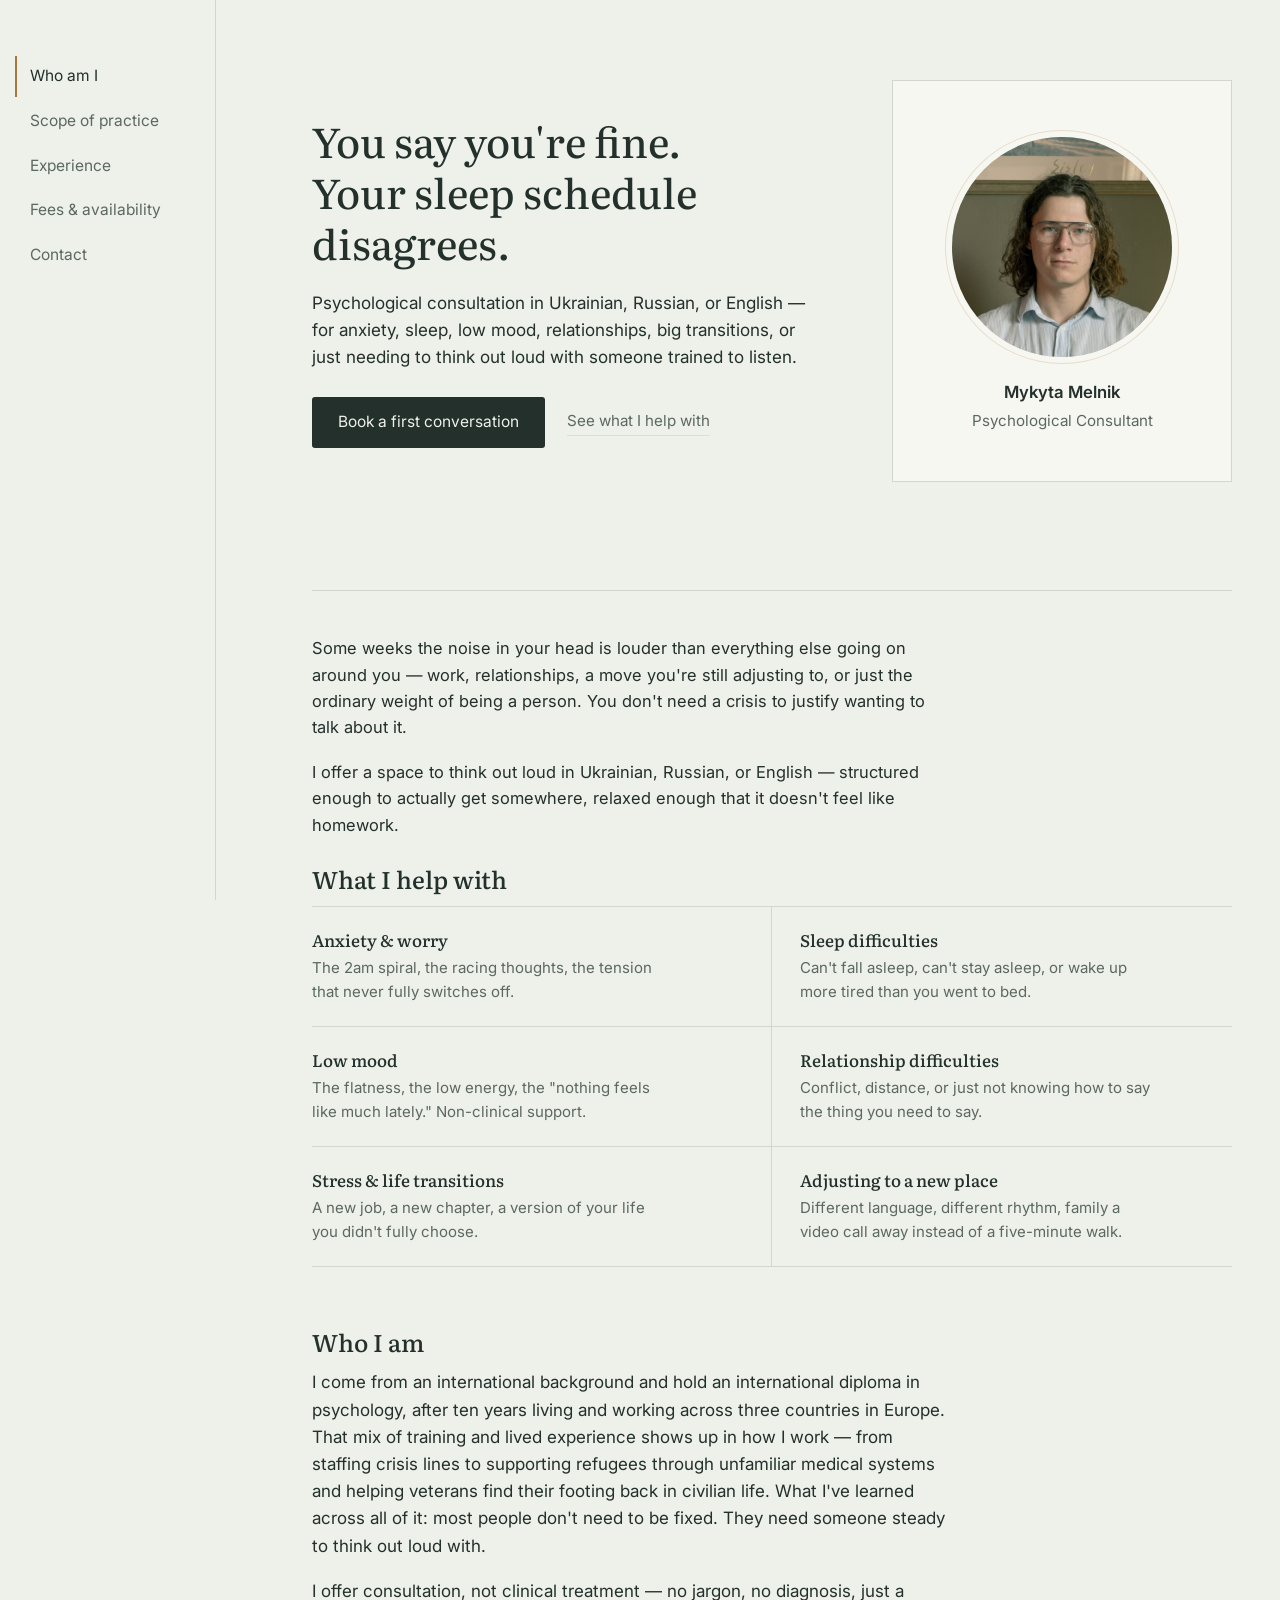
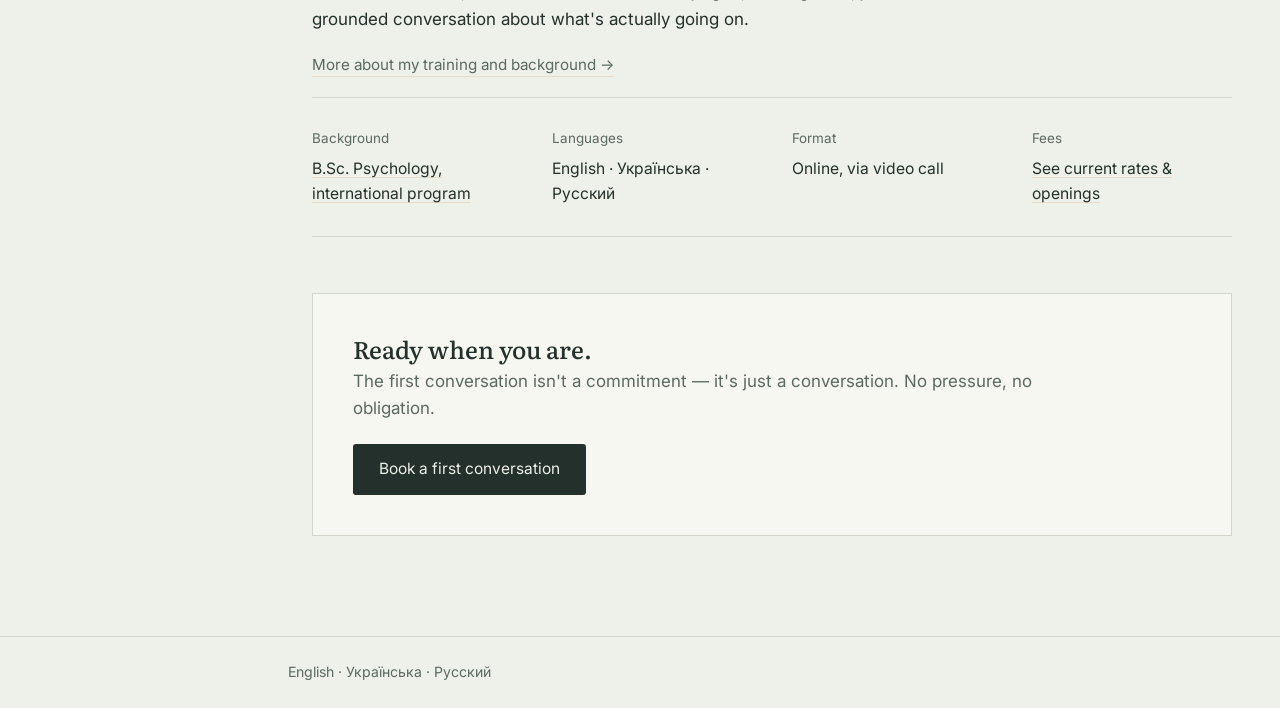
<file: index.html>
<!DOCTYPE html>
<html lang="en">
<head>
<meta charset="UTF-8">
<meta name="viewport" content="width=device-width, initial-scale=1.0">
<title>Mykyta Melnik — Psychological Consultant</title>
<meta name="description" content="Mykyta Melnik, psychological consultant, offering consultation in Ukrainian, Russian, and English for anxiety, sleep difficulties, low mood, relationship challenges, and life transitions.">
<link rel="preconnect" href="https://fonts.googleapis.com">
<link href="https://fonts.googleapis.com/css2?family=Literata:wght@400;500;600&family=Inter:wght@400;500;600&display=swap&subset=cyrillic" rel="stylesheet">
<link rel="stylesheet" href="style.css">
</head>
<body>

<nav class="sidebar" aria-label="Main">
  <a href="index.html" aria-current="page">Who am I</a>
  <a href="scope.html">Scope of practice</a>
  <a href="experience.html">Experience</a>
  <a href="fees-availability.html">Fees &amp; availability</a>
  <a href="contact.html">Contact</a>
</nav>

<main>

  <section class="hero-section">
    <div class="hero-text">
      <h1>You say you're fine. Your sleep schedule disagrees.</h1>
      <p class="lede">Psychological consultation in Ukrainian, Russian, or English — for anxiety, sleep, low mood, relationships, big transitions, or just needing to think out loud with someone trained to listen.</p>
      <div class="hero-cta-row">
        <a class="btn-primary" href="contact.html">Book a first conversation</a>
        <a class="link-quiet" href="scope.html">See what I help with</a>
      </div>
    </div>
    <div class="hero-visual">
      <img class="portrait" src="IMG_1262.jpeg" width="440" height="440" alt="Portrait of Mykyta Melnik" fetchpriority="high">
      <p class="visual-caption"><strong>Mykyta Melnik</strong>Psychological Consultant</p>
    </div>
  </section>

  <hr class="rule">

  <section class="bridge prose">
    <p>Some weeks the noise in your head is louder than everything else going on around you — work, relationships, a move you're still adjusting to, or just the ordinary weight of being a person. You don't need a crisis to justify wanting to talk about it.</p>
    <p>I offer a space to think out loud in Ukrainian, Russian, or English — structured enough to actually get somewhere, relaxed enough that it doesn't feel like homework.</p>
  </section>

  <h2>What I help with</h2>
  <div class="specialty-grid">
    <div class="specialty-item">
      <h3>Anxiety &amp; worry</h3>
      <p>The 2am spiral, the racing thoughts, the tension that never fully switches off.</p>
    </div>
    <div class="specialty-item">
      <h3>Sleep difficulties</h3>
      <p>Can't fall asleep, can't stay asleep, or wake up more tired than you went to bed.</p>
    </div>
    <div class="specialty-item">
      <h3>Low mood</h3>
      <p>The flatness, the low energy, the "nothing feels like much lately." Non-clinical support.</p>
    </div>
    <div class="specialty-item">
      <h3>Relationship difficulties</h3>
      <p>Conflict, distance, or just not knowing how to say the thing you need to say.</p>
    </div>
    <div class="specialty-item">
      <h3>Stress &amp; life transitions</h3>
      <p>A new job, a new chapter, a version of your life you didn't fully choose.</p>
    </div>
    <div class="specialty-item">
      <h3>Adjusting to a new place</h3>
      <p>Different language, different rhythm, family a video call away instead of a five-minute walk.</p>
    </div>
  </div>

  <section class="prose">
    <h2>Who I am</h2>
    <p>I come from an international background and hold an international diploma in psychology, after ten years living and working across three countries in Europe. That mix of training and lived experience shows up in how I work — from staffing crisis lines to supporting refugees through unfamiliar medical systems and helping veterans find their footing back in civilian life. What I've learned across all of it: most people don't need to be fixed. They need someone steady to think out loud with.</p>
    <p>I offer consultation, not clinical treatment — no jargon, no diagnosis, just a grounded conversation about what's actually going on.</p>
    <p><a class="link-quiet" href="experience.html">More about my training and background &rarr;</a></p>
  </section>

  <div class="facts-strip">
    <div class="fact">
      <div class="fact-label">Background</div>
      <div class="fact-value"><a href="experience.html">B.Sc. Psychology, international program</a></div>
    </div>
    <div class="fact">
      <div class="fact-label">Languages</div>
      <div class="fact-value">English &middot; Українська &middot; Русский</div>
    </div>
    <div class="fact">
      <div class="fact-label">Format</div>
      <div class="fact-value">Online, via video call</div>
    </div>
    <div class="fact">
      <div class="fact-label">Fees</div>
      <div class="fact-value"><a href="fees-availability.html">See current rates &amp; openings</a></div>
    </div>
  </div>

  <div class="cta-banner">
    <div>
      <h2>Ready when you are.</h2>
      <p>The first conversation isn't a commitment — it's just a conversation. No pressure, no obligation.</p>
    </div>
    <a class="btn-primary" href="contact.html">Book a first conversation</a>
  </div>

</main>

<footer class="site">
  <div class="wrap">
    <span>English &middot; Українська &middot; Русский</span>
  </div>
</footer>

</body>
</html>
</file>
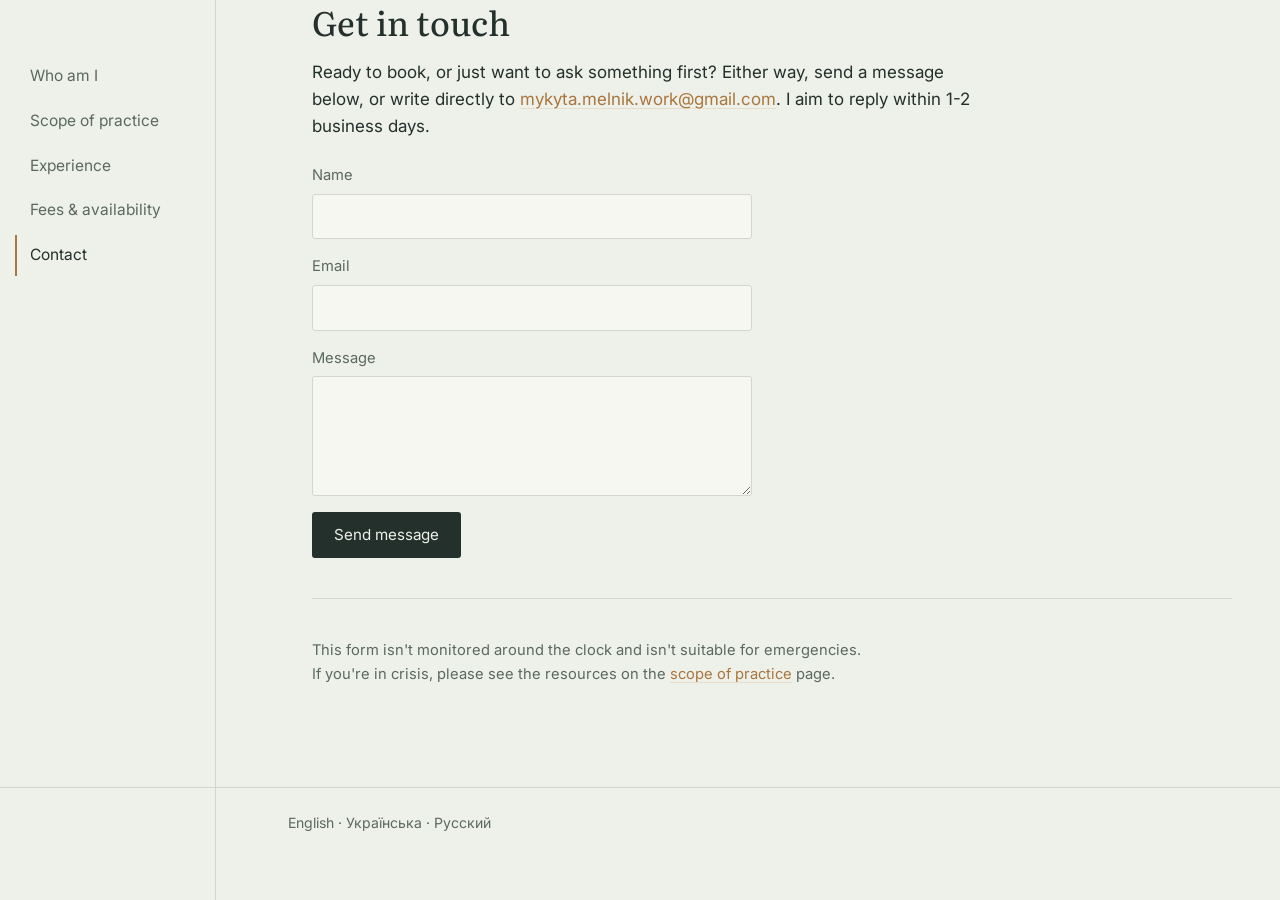
<file: contact.html>
<!DOCTYPE html>
<html lang="en">
<head>
<meta charset="UTF-8">
<meta name="viewport" content="width=device-width, initial-scale=1.0">
<title>Contact — Mykyta Melnik</title>
<link rel="preconnect" href="https://fonts.googleapis.com">
<link href="https://fonts.googleapis.com/css2?family=Literata:wght@400;500;600&family=Inter:wght@400;500;600&display=swap&subset=cyrillic" rel="stylesheet">
<link rel="stylesheet" href="style.css">
</head>
<body>

<nav class="sidebar" aria-label="Main">
  <a href="index.html">Who am I</a>
  <a href="scope.html">Scope of practice</a>
  <a href="experience.html">Experience</a>
  <a href="fees-availability.html">Fees &amp; availability</a>
  <a href="contact.html" aria-current="page">Contact</a>
</nav>

<main>

  <h1>Get in touch</h1>
  <p>Ready to book, or just want to ask something first? Either way, send a message below, or write directly to <a href="mailto:mykyta.melnik.work@gmail.com">mykyta.melnik.work@gmail.com</a>. I aim to reply within 1-2 business days.</p>

  <!--
    SETUP: replace YOUR_FORM_ID below with your real Formspree form ID.
    1. Create a free account at https://formspree.io
    2. Create a new form, get an ID like "abcd1234"
    3. Replace the form action URL below with https://formspree.io/f/abcd1234
  -->
  <form class="contact-form" action="https://formspree.io/f/YOUR_FORM_ID" method="POST">
    <label>
      Name
      <input type="text" name="name" required>
    </label>
    <label>
      Email
      <input type="email" name="_replyto" required>
    </label>
    <label>
      Message
      <textarea name="message" required></textarea>
    </label>
    <button class="submit" type="submit">Send message</button>
  </form>

  <hr class="rule">

  <p style="color: var(--ink-muted); font-size: 0.92rem;">This form isn't monitored around the clock and isn't suitable for emergencies. If you're in crisis, please see the resources on the <a href="scope.html">scope of practice</a> page.</p>

</main>

<footer class="site">
  <div class="wrap">
    <span>English &middot; Українська &middot; Русский</span>
  </div>
</footer>

</body>
</html>
</file>
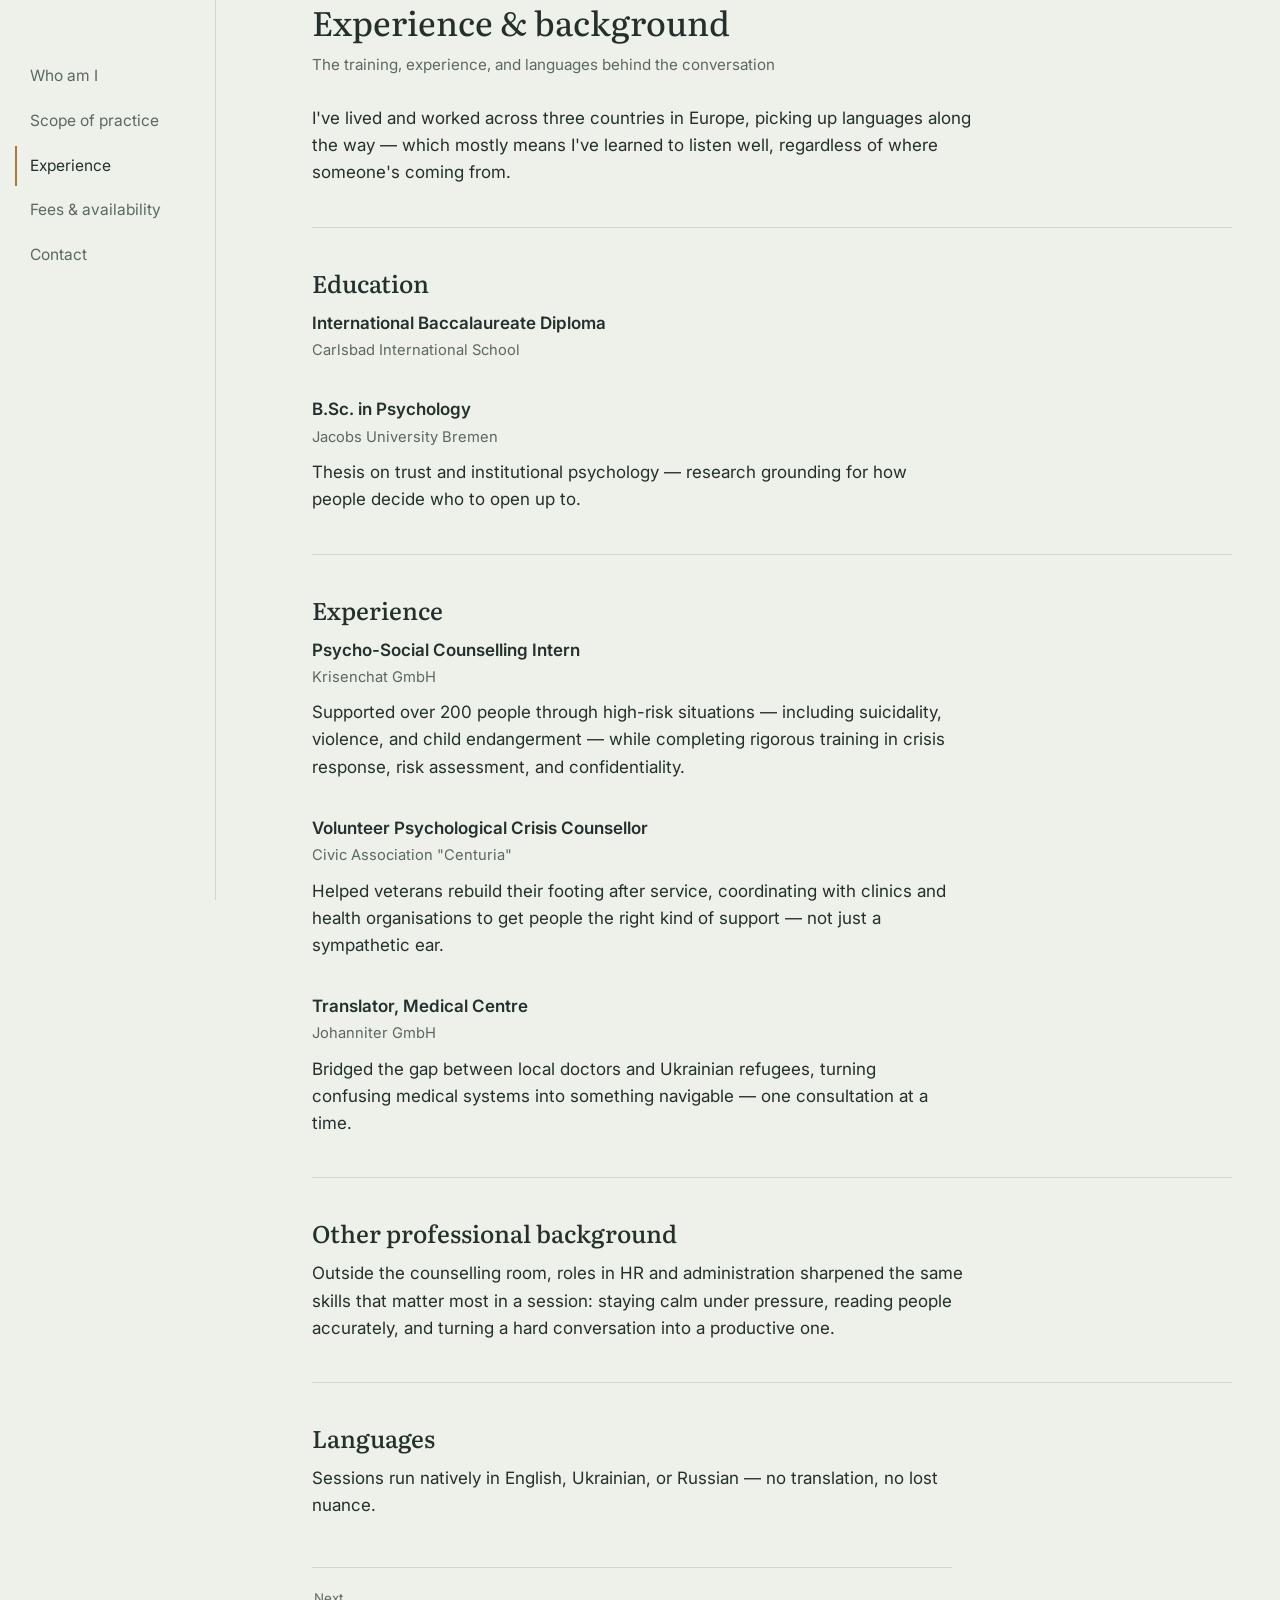
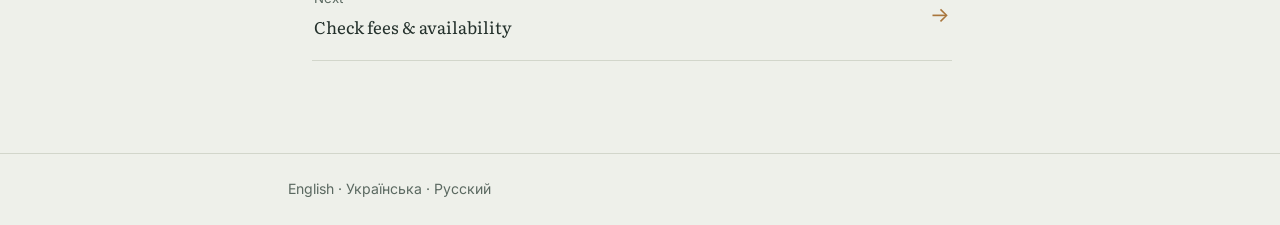
<file: experience.html>
<!DOCTYPE html>
<html lang="en">
<head>
<meta charset="UTF-8">
<meta name="viewport" content="width=device-width, initial-scale=1.0">
<title>Experience — Mykyta Melnik</title>
<link rel="preconnect" href="https://fonts.googleapis.com">
<link href="https://fonts.googleapis.com/css2?family=Literata:wght@400;500;600&family=Inter:wght@400;500;600&display=swap&subset=cyrillic" rel="stylesheet">
<link rel="stylesheet" href="style.css">
</head>
<body>

<nav class="sidebar" aria-label="Main">
  <a href="index.html">Who am I</a>
  <a href="scope.html">Scope of practice</a>
  <a href="experience.html" aria-current="page">Experience</a>
  <a href="fees-availability.html">Fees &amp; availability</a>
  <a href="contact.html">Contact</a>
</nav>

<main>

  <h1>Experience &amp; background</h1>
  <p class="location-line">The training, experience, and languages behind the conversation</p>

  <p>I've lived and worked across three countries in Europe, picking up languages along the way — which mostly means I've learned to listen well, regardless of where someone's coming from.</p>

  <hr class="rule">

  <h2>Education</h2>
  <div class="entry">
    <div class="role">International Baccalaureate Diploma</div>
    <div class="org-dates">Carlsbad International School</div>
  </div>
  <div class="entry">
    <div class="role">B.Sc. in Psychology</div>
    <div class="org-dates">Jacobs University Bremen</div>
    <p>Thesis on trust and institutional psychology — research grounding for how people decide who to open up to.</p>
  </div>

  <hr class="rule">

  <h2>Experience</h2>

  <div class="entry">
    <div class="role">Psycho-Social Counselling Intern</div>
    <div class="org-dates">Krisenchat GmbH</div>
    <p>Supported over 200 people through high-risk situations — including suicidality, violence, and child endangerment — while completing rigorous training in crisis response, risk assessment, and confidentiality.</p>
  </div>

  <div class="entry">
    <div class="role">Volunteer Psychological Crisis Counsellor</div>
    <div class="org-dates">Civic Association "Centuria"</div>
    <p>Helped veterans rebuild their footing after service, coordinating with clinics and health organisations to get people the right kind of support — not just a sympathetic ear.</p>
  </div>

  <div class="entry">
    <div class="role">Translator, Medical Centre</div>
    <div class="org-dates">Johanniter GmbH</div>
    <p>Bridged the gap between local doctors and Ukrainian refugees, turning confusing medical systems into something navigable — one consultation at a time.</p>
  </div>

  <hr class="rule">

  <h2>Other professional background</h2>
  <p>Outside the counselling room, roles in HR and administration sharpened the same skills that matter most in a session: staying calm under pressure, reading people accurately, and turning a hard conversation into a productive one.</p>

  <hr class="rule">

  <h2>Languages</h2>
  <p>Sessions run natively in English, Ukrainian, or Russian — no translation, no lost nuance.</p>

  <a class="next-step" href="fees-availability.html">
    <span class="next-copy">
      <span class="next-label">Next</span>
      <span class="next-title">Check fees &amp; availability</span>
    </span>
    <span class="next-arrow">&rarr;</span>
  </a>

</main>

<footer class="site">
  <div class="wrap">
    <span>English &middot; Українська &middot; Русский</span>
  </div>
</footer>

</body>
</html>
</file>
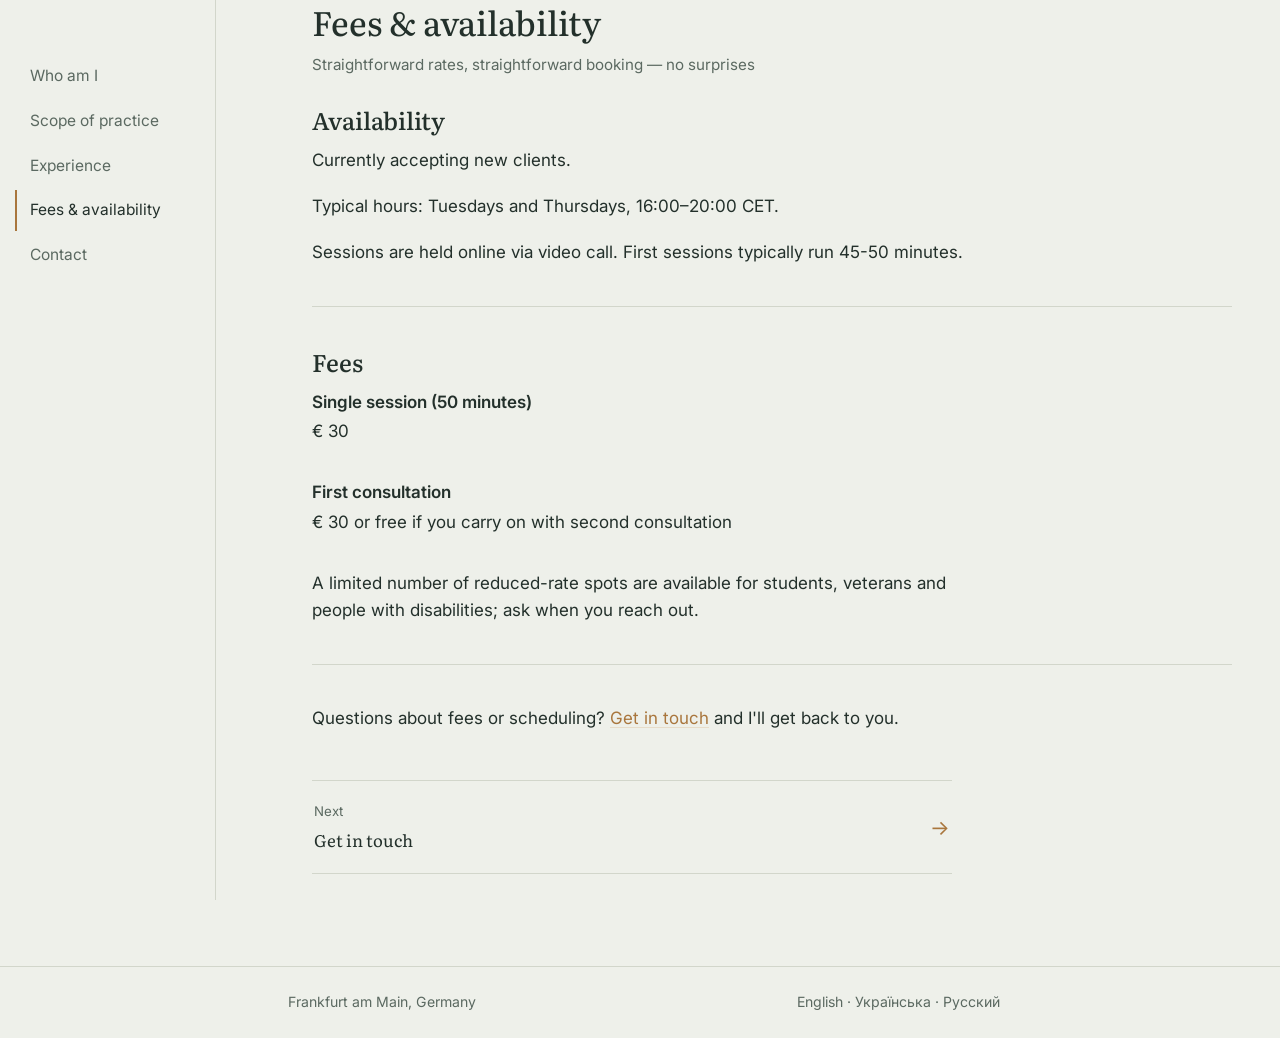
<file: fees-availability.html>
<!DOCTYPE html>
<html lang="en">
<head>
<meta charset="UTF-8">
<meta name="viewport" content="width=device-width, initial-scale=1.0">
<title>Fees & Availability — Mykyta Melnik</title>
<link rel="preconnect" href="https://fonts.googleapis.com">
<link href="https://fonts.googleapis.com/css2?family=Literata:wght@400;500;600&family=Inter:wght@400;500;600&display=swap&subset=cyrillic" rel="stylesheet">
<link rel="stylesheet" href="style.css">
</head>
<body>

<nav class="sidebar" aria-label="Main">
  <a href="index.html">Who am I</a>
  <a href="scope.html">Scope of practice</a>
  <a href="experience.html">Experience</a>
  <a href="fees-availability.html" aria-current="page">Fees &amp; availability</a>
  <a href="contact.html">Contact</a>
</nav>

<main>

  <h1>Fees &amp; availability</h1>
  <p class="location-line">Straightforward rates, straightforward booking — no surprises</p>

  <!-- EDIT ME: replace the bracketed placeholders below with your real details -->

  <h2>Availability</h2>
  <p>Currently accepting new clients.</p>
  <p>Typical hours: Tuesdays and Thursdays, 16:00–20:00 CET.</p>
  <p>Sessions are held online via video call. First sessions typically run 45-50 minutes.</p>

  <hr class="rule">

  <h2>Fees</h2>
  <div class="entry">
    <div class="role">Single session (50 minutes)</div>
    <p>€ 30</p>
  </div>
  <div class="entry">
    <div class="role">First consultation</div>
    <p>€ 30 or free if you carry on with second consultation</p>
  </div>
  <p>A limited number of reduced-rate spots are available for students, veterans and people with disabilities; ask when you reach out.</p>

  <hr class="rule">

  <p>Questions about fees or scheduling? <a href="contact.html">Get in touch</a> and I'll get back to you.</p>

  <a class="next-step" href="contact.html">
    <span class="next-copy">
      <span class="next-label">Next</span>
      <span class="next-title">Get in touch</span>
    </span>
    <span class="next-arrow">&rarr;</span>
  </a>

</main>

<footer class="site">
  <div class="wrap">
    <span>Frankfurt am Main, Germany</span>
    <span>English &middot; Українська &middot; Русский</span>
  </div>
</footer>

</body>
</html>
</file>
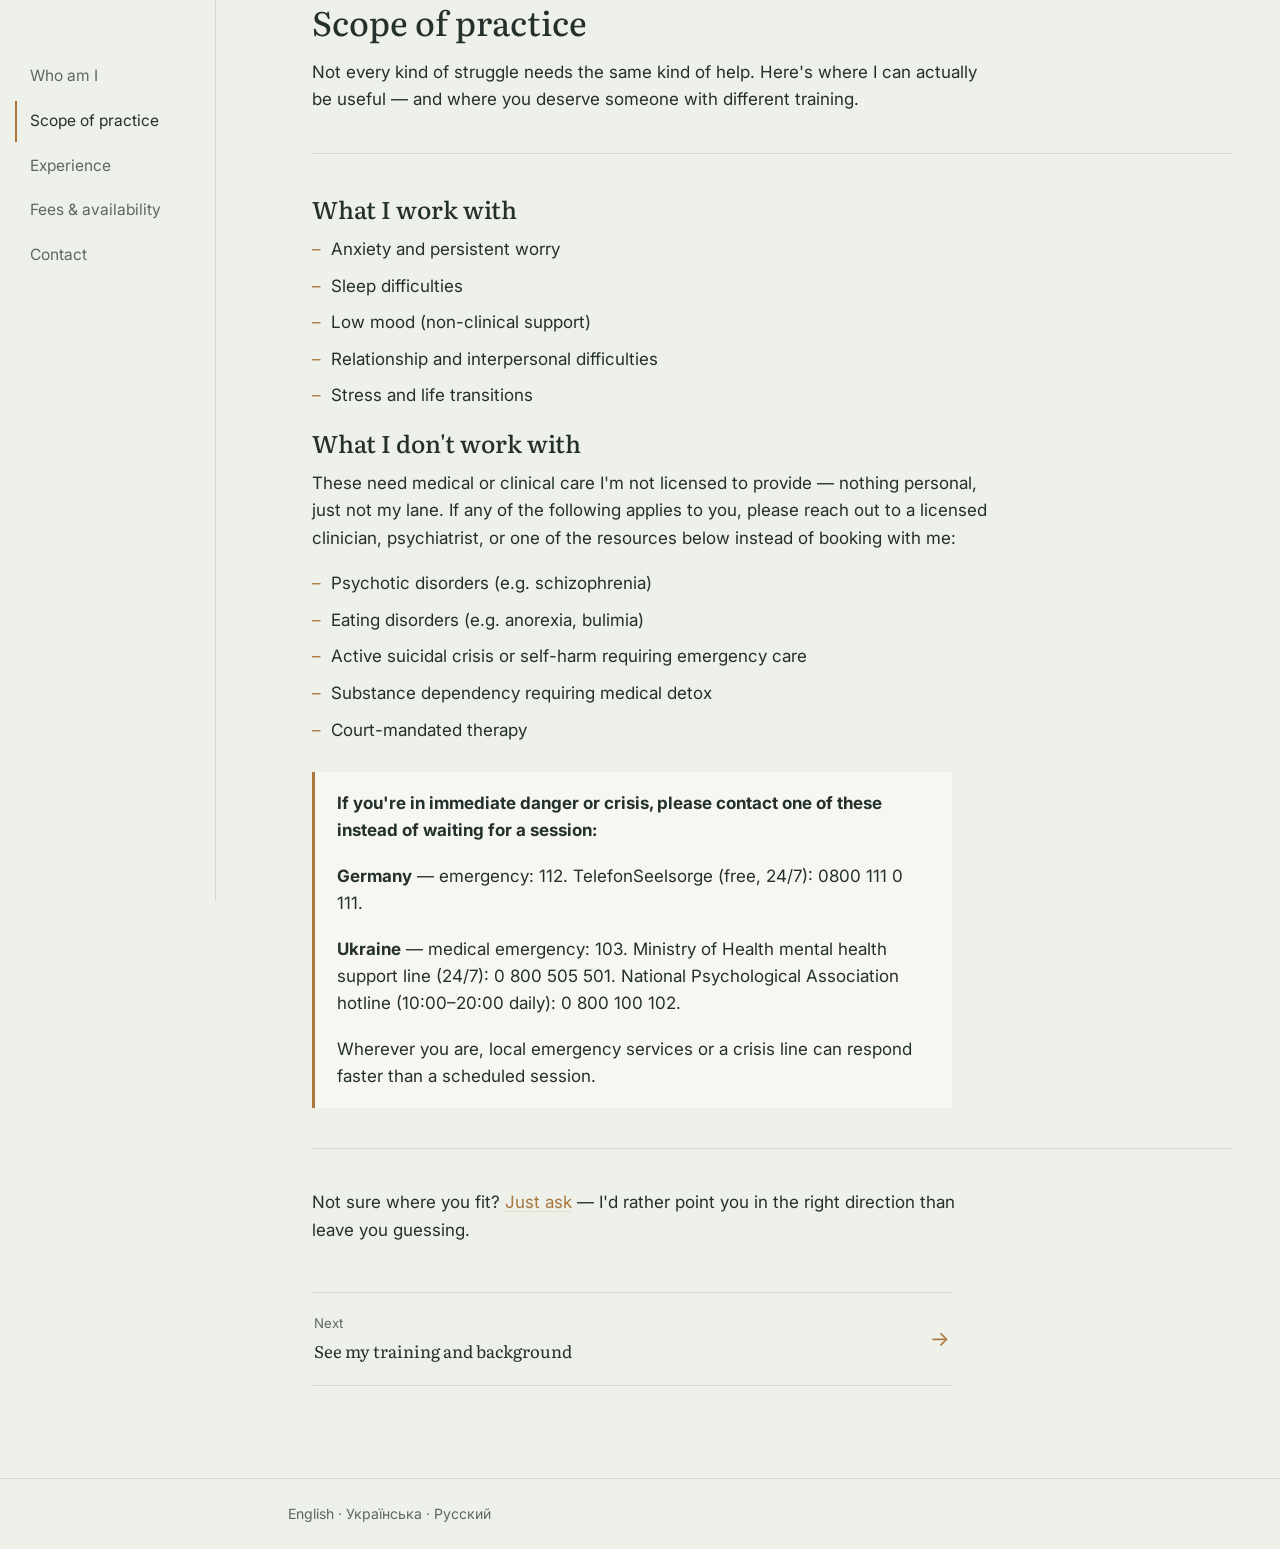
<file: scope.html>
<!DOCTYPE html>
<html lang="en">
<head>
<meta charset="UTF-8">
<meta name="viewport" content="width=device-width, initial-scale=1.0">
<title>Scope of practice — Mykyta Melnik</title>
<link rel="preconnect" href="https://fonts.googleapis.com">
<link href="https://fonts.googleapis.com/css2?family=Literata:wght@400;500;600&family=Inter:wght@400;500;600&display=swap&subset=cyrillic" rel="stylesheet">
<link rel="stylesheet" href="style.css">
</head>
<body>

<nav class="sidebar" aria-label="Main">
  <a href="index.html">Who am I</a>
  <a href="scope.html" aria-current="page">Scope of practice</a>
  <a href="experience.html">Experience</a>
  <a href="fees-availability.html">Fees &amp; availability</a>
  <a href="contact.html">Contact</a>
</nav>

<main>

  <h1>Scope of practice</h1>
  <p>Not every kind of struggle needs the same kind of help. Here's where I can actually be useful — and where you deserve someone with different training.</p>

  <hr class="rule">

  <h2>What I work with</h2>
  <ul class="plain">
    <li>Anxiety and persistent worry</li>
    <li>Sleep difficulties</li>
    <li>Low mood (non-clinical support)</li>
    <li>Relationship and interpersonal difficulties</li>
    <li>Stress and life transitions</li>
  </ul>

  <h2>What I don't work with</h2>
  <p>These need medical or clinical care I'm not licensed to provide — nothing personal, just not my lane. If any of the following applies to you, please reach out to a licensed clinician, psychiatrist, or one of the resources below instead of booking with me:</p>
  <ul class="plain">
    <li>Psychotic disorders (e.g. schizophrenia)</li>
    <li>Eating disorders (e.g. anorexia, bulimia)</li>
    <li>Active suicidal crisis or self-harm requiring emergency care</li>
    <li>Substance dependency requiring medical detox</li>
    <li>Court-mandated therapy</li>
  </ul>

  <div class="note-box">
    <p><strong>If you're in immediate danger or crisis, please contact one of these instead of waiting for a session:</strong></p>
    <p><strong>Germany</strong> — emergency: 112. TelefonSeelsorge (free, 24/7): 0800 111 0 111.</p>
    <p><strong>Ukraine</strong> — medical emergency: 103. Ministry of Health mental health support line (24/7): 0 800 505 501. National Psychological Association hotline (10:00–20:00 daily): 0 800 100 102.</p>
    <p>Wherever you are, local emergency services or a crisis line can respond faster than a scheduled session.</p>
  </div>

  <hr class="rule">

  <p>Not sure where you fit? <a href="contact.html">Just ask</a> — I'd rather point you in the right direction than leave you guessing.</p>

  <a class="next-step" href="experience.html">
    <span class="next-copy">
      <span class="next-label">Next</span>
      <span class="next-title">See my training and background</span>
    </span>
    <span class="next-arrow">&rarr;</span>
  </a>

</main>

<footer class="site">
  <div class="wrap">
    <span>English &middot; Українська &middot; Русский</span>
  </div>
</footer>

</body>
</html>
</file>
<file: style.css>
:root {
  --bg: #EEF0EA;
  --surface: #F7F7F2;
  --ink: #23302B;
  --ink-muted: #5B6961;
  --accent: #A9763D;
  --accent-soft: #E7DCC9;
  --rule: #D2D6CB;
  --max: 680px;
}

* { box-sizing: border-box; }

html { scroll-behavior: smooth; }

@media (prefers-reduced-motion: reduce) {
  html { scroll-behavior: auto; }
  * { animation: none !important; transition: none !important; }
}

body {
  margin: 0;
  background: var(--bg);
  color: var(--ink);
  font-family: 'Inter', -apple-system, BlinkMacSystemFont, sans-serif;
  font-size: 17px;
  line-height: 1.6;
  -webkit-font-smoothing: antialiased;
}

h1, h2, h3 {
  font-family: 'Literata', Georgia, serif;
  font-weight: 500;
  line-height: 1.25;
  margin: 0 0 0.5em;
  color: var(--ink);
}

h1 { font-size: 2.1rem; font-weight: 460; }
h2 { font-size: 1.5rem; }
h3 { font-size: 1.15rem; }

p { margin: 0 0 1.1em; max-width: 62ch; }

a {
  color: var(--accent);
  text-decoration: underline;
  text-decoration-color: var(--accent-soft);
  text-underline-offset: 3px;
}
a:hover { text-decoration-color: var(--accent); }

a:focus-visible, button:focus-visible, input:focus-visible, textarea:focus-visible {
  outline: 2px solid var(--accent);
  outline-offset: 3px;
}

.wrap {
  max-width: var(--max);
  margin: 0 auto;
  padding: 0 24px;
}

/* ---------- Sidebar navigation ---------- */

.sidebar {
  position: fixed;
  top: 0;
  left: 0;
  bottom: 0;
  width: 216px;
  padding: 56px 28px;
  border-right: 1px solid var(--rule);
  display: flex;
  flex-direction: column;
  gap: 4px;
  animation: sidebar-in 0.5s ease-out;
}

@keyframes sidebar-in {
  from { opacity: 0; transform: translateX(-6px); }
  to { opacity: 1; transform: translateX(0); }
}

.sidebar a {
  color: var(--ink-muted);
  text-decoration: none;
  font-size: 0.97rem;
  padding: 8px 0 8px 13px;
  margin-left: -13px;
  border-left: 2px solid transparent;
  transition: color 0.2s ease, border-color 0.2s ease, padding-left 0.2s ease;
}
.sidebar a:hover { color: var(--ink); padding-left: 17px; }
.sidebar a[aria-current="page"] { color: var(--ink); border-left-color: var(--accent); }

/* ---------- Page shell ---------- */

main {
  margin-left: 264px;
  max-width: 1040px;
  padding: 0 48px 64px;
}

.prose { max-width: 640px; }

@media (max-width: 780px) {
  .sidebar {
    position: static;
    width: auto;
    flex-direction: row;
    flex-wrap: wrap;
    gap: 2px 18px;
    border-right: none;
    border-bottom: 1px solid var(--rule);
    padding: 20px 24px;
    animation: none;
  }
  main { margin-left: 0; padding: 0 24px 48px; }
  footer.site .wrap { margin-left: 0; }
}

/* ---------- Avatar placeholder ---------- */

.avatar-placeholder {
  border-radius: 50%;
  background: var(--accent-soft);
  color: var(--accent);
  display: flex;
  align-items: center;
  justify-content: center;
  font-family: 'Literata', serif;
  flex-shrink: 0;
}

/* ---------- Portrait photo ---------- */

.portrait {
  display: block;
  width: 220px;
  height: 220px;
  border-radius: 50%;
  object-fit: cover;
  object-position: center 25%;
  background: var(--accent-soft);
  box-shadow: 0 0 0 6px var(--surface), 0 0 0 7px var(--accent-soft);
}

/* ---------- Hero (homepage) ---------- */

.hero-section {
  display: flex;
  gap: 64px;
  align-items: center;
  padding: 80px 0 68px;
  flex-wrap: wrap;
}
.hero-text { flex: 1 1 400px; min-width: 280px; }
.hero-text h1 { font-size: clamp(1.9rem, 3.2vw, 2.7rem); max-width: 17ch; }
.hero-text p.lede { font-size: 1.07rem; max-width: 46ch; }

.hero-visual {
  flex: 0 0 340px;
  display: flex;
  flex-direction: column;
  align-items: center;
  gap: 22px;
  background: var(--surface);
  border: 1px solid var(--rule);
  padding: 56px 32px 48px;
}
.hero-visual .avatar-placeholder { width: 200px; height: 200px; font-size: 3.2rem; }
.hero-visual .visual-caption { text-align: center; font-size: 0.95rem; color: var(--ink-muted); margin: 0; }
.hero-visual .visual-caption strong { color: var(--ink); display: block; font-weight: 600; font-size: 1.05rem; margin-bottom: 3px; }

.hero-cta-row { display: flex; gap: 22px; align-items: center; flex-wrap: wrap; margin-top: 26px; }

.location-line { color: var(--ink-muted); font-size: 0.95rem; margin: -6px 0 28px; }

@media (max-width: 780px) {
  .hero-section { padding: 36px 0 28px; gap: 32px; }
  .hero-visual { flex: 0 0 auto; width: 100%; max-width: 300px; margin: 0 auto; padding: 40px 24px 36px; }
  .hero-visual .avatar-placeholder { width: 168px; height: 168px; font-size: 2.8rem; }
  .portrait { width: 180px; height: 180px; }
}

/* ---------- Buttons ---------- */

.btn-primary {
  display: inline-block;
  background: var(--ink);
  color: var(--bg);
  text-decoration: none;
  padding: 13px 26px;
  border-radius: 3px;
  font-size: 0.97rem;
  transition: background 0.2s ease;
}
.btn-primary:hover { background: var(--accent); }

.link-quiet {
  color: var(--ink-muted);
  text-decoration: none;
  font-size: 0.95rem;
  border-bottom: 1px solid var(--accent-soft);
  padding-bottom: 2px;
  transition: color 0.2s ease, border-color 0.2s ease;
}
.link-quiet:hover { color: var(--ink); border-color: var(--accent); }

/* ---------- Sections ---------- */

hr.rule { border: none; border-top: 1px solid var(--rule); margin: 40px 0; }

.bridge { padding: 4px 0 8px; }
.bridge p { font-size: 1.03rem; }

.specialty-grid {
  display: grid;
  grid-template-columns: repeat(2, 1fr);
  border-top: 1px solid var(--rule);
  margin: 12px 0 60px;
}
.specialty-item {
  padding: 22px 28px 22px 0;
  border-bottom: 1px solid var(--rule);
}
.specialty-item:nth-child(odd) { border-right: 1px solid var(--rule); padding-right: 28px; }
.specialty-item:nth-child(even) { padding-left: 28px; }
.specialty-item h3 { font-size: 1.05rem; margin-bottom: 6px; }
.specialty-item p { font-size: 0.94rem; color: var(--ink-muted); margin-bottom: 0; max-width: 40ch; }

@media (max-width: 640px) {
  .specialty-grid { grid-template-columns: 1fr; }
  .specialty-item:nth-child(odd) { border-right: none; padding-right: 0; }
  .specialty-item:nth-child(even) { padding-left: 0; }
}

.facts-strip {
  display: flex;
  gap: 40px;
  flex-wrap: wrap;
  padding: 30px 0;
  border-top: 1px solid var(--rule);
  border-bottom: 1px solid var(--rule);
  margin: 8px 0 56px;
}
.facts-strip .fact { flex: 1 1 160px; }
.facts-strip .fact-label { color: var(--ink-muted); font-size: 0.84rem; margin-bottom: 6px; }
.facts-strip .fact-value { font-size: 0.98rem; }
.facts-strip .fact-value a { color: var(--ink); text-decoration-color: var(--accent-soft); }

.cta-banner {
  background: var(--surface);
  border: 1px solid var(--rule);
  padding: 40px;
  margin: 8px 0 16px;
  display: flex;
  justify-content: space-between;
  align-items: center;
  flex-wrap: wrap;
  gap: 22px;
}
.cta-banner h2 { margin-bottom: 4px; }
.cta-banner p { margin-bottom: 0; color: var(--ink-muted); }

@media (max-width: 560px) {
  .specialty-item, .specialty-item:nth-child(odd), .specialty-item:nth-child(even) { padding: 18px 0; }
  .cta-banner { padding: 28px; }
}

/* ---------- Lists ---------- */

ul.plain, ol.plain { padding-left: 0; list-style: none; margin: 0 0 1.1em; }
ul.plain li, ol.plain li { padding-left: 1.1em; position: relative; margin-bottom: 0.55em; }
ul.plain li::before { content: "\2013"; position: absolute; left: 0; color: var(--accent); }

.explore-list { margin: 0; padding: 0; list-style: none; max-width: 640px; }
.explore-list li { border-top: 1px solid var(--rule); }
.explore-list li:last-child { border-bottom: 1px solid var(--rule); }
.explore-list a {
  display: flex; justify-content: space-between; align-items: baseline;
  gap: 16px; padding: 16px 2px; text-decoration: none; color: var(--ink);
}
.explore-list a:hover .explore-title { text-decoration: underline; text-decoration-color: var(--accent); }
.explore-title { font-family: 'Literata', serif; font-size: 1.05rem; }
.explore-desc { color: var(--ink-muted); font-size: 0.92rem; text-align: right; }

/* ---------- Entries (experience page) ---------- */

.entry { margin-bottom: 34px; max-width: 640px; }
.entry .role { font-weight: 600; margin-bottom: 2px; }
.entry .org-dates { color: var(--ink-muted); font-size: 0.92rem; margin-bottom: 10px; }

/* ---------- Note box ---------- */

.note-box { background: var(--surface); border-left: 3px solid var(--accent); padding: 18px 22px; margin: 28px 0; max-width: 640px; }
.note-box p:last-child { margin-bottom: 0; }

.placeholder-tag {
  display: inline-block; font-size: 0.78rem; color: var(--accent);
  border: 1px solid var(--accent-soft); border-radius: 3px; padding: 1px 7px;
  margin-left: 8px; vertical-align: middle;
}

/* ---------- Contact form ---------- */

form.contact-form { margin-top: 24px; display: flex; flex-direction: column; gap: 16px; max-width: 440px; }
form.contact-form label { display: flex; flex-direction: column; gap: 6px; font-size: 0.92rem; color: var(--ink-muted); }
form.contact-form input, form.contact-form textarea {
  font: inherit; color: var(--ink); background: var(--surface);
  border: 1px solid var(--rule); border-radius: 3px; padding: 10px 12px;
}
form.contact-form textarea { resize: vertical; min-height: 120px; }

button.submit {
  align-self: flex-start; font: inherit; font-size: 0.95rem;
  background: var(--ink); color: var(--bg); border: none; border-radius: 3px;
  padding: 11px 22px; cursor: pointer; transition: background 0.2s ease;
}
button.submit:hover { background: var(--accent); }

/* ---------- Next-step link (page-to-page flow) ---------- */

.next-step {
  display: flex; justify-content: space-between; align-items: center;
  border-top: 1px solid var(--rule); border-bottom: 1px solid var(--rule);
  padding: 20px 2px; margin: 48px 0 8px; max-width: 640px;
  text-decoration: none; color: var(--ink);
  transition: padding 0.2s ease;
}
.next-step:hover { padding-left: 6px; }
.next-step .next-copy { display: flex; flex-direction: column; }
.next-step .next-label { color: var(--ink-muted); font-size: 0.83rem; margin-bottom: 4px; }
.next-step .next-title { font-family: 'Literata', serif; font-size: 1.05rem; }
.next-step .next-arrow { color: var(--accent); font-size: 1.3rem; flex-shrink: 0; margin-left: 16px; }

/* ---------- Footer ---------- */

footer.site { border-top: 1px solid var(--rule); margin-top: 20px; }
footer.site .wrap {
  max-width: 760px; margin-left: 264px; padding: 24px;
  color: var(--ink-muted); font-size: 0.88rem;
  display: flex; justify-content: space-between; flex-wrap: wrap; gap: 8px 24px;
}

@media (max-width: 560px) {
  h1 { font-size: 1.7rem; }
  .explore-list a { flex-direction: column; gap: 2px; }
  .explore-desc { text-align: left; }
}
</file>
